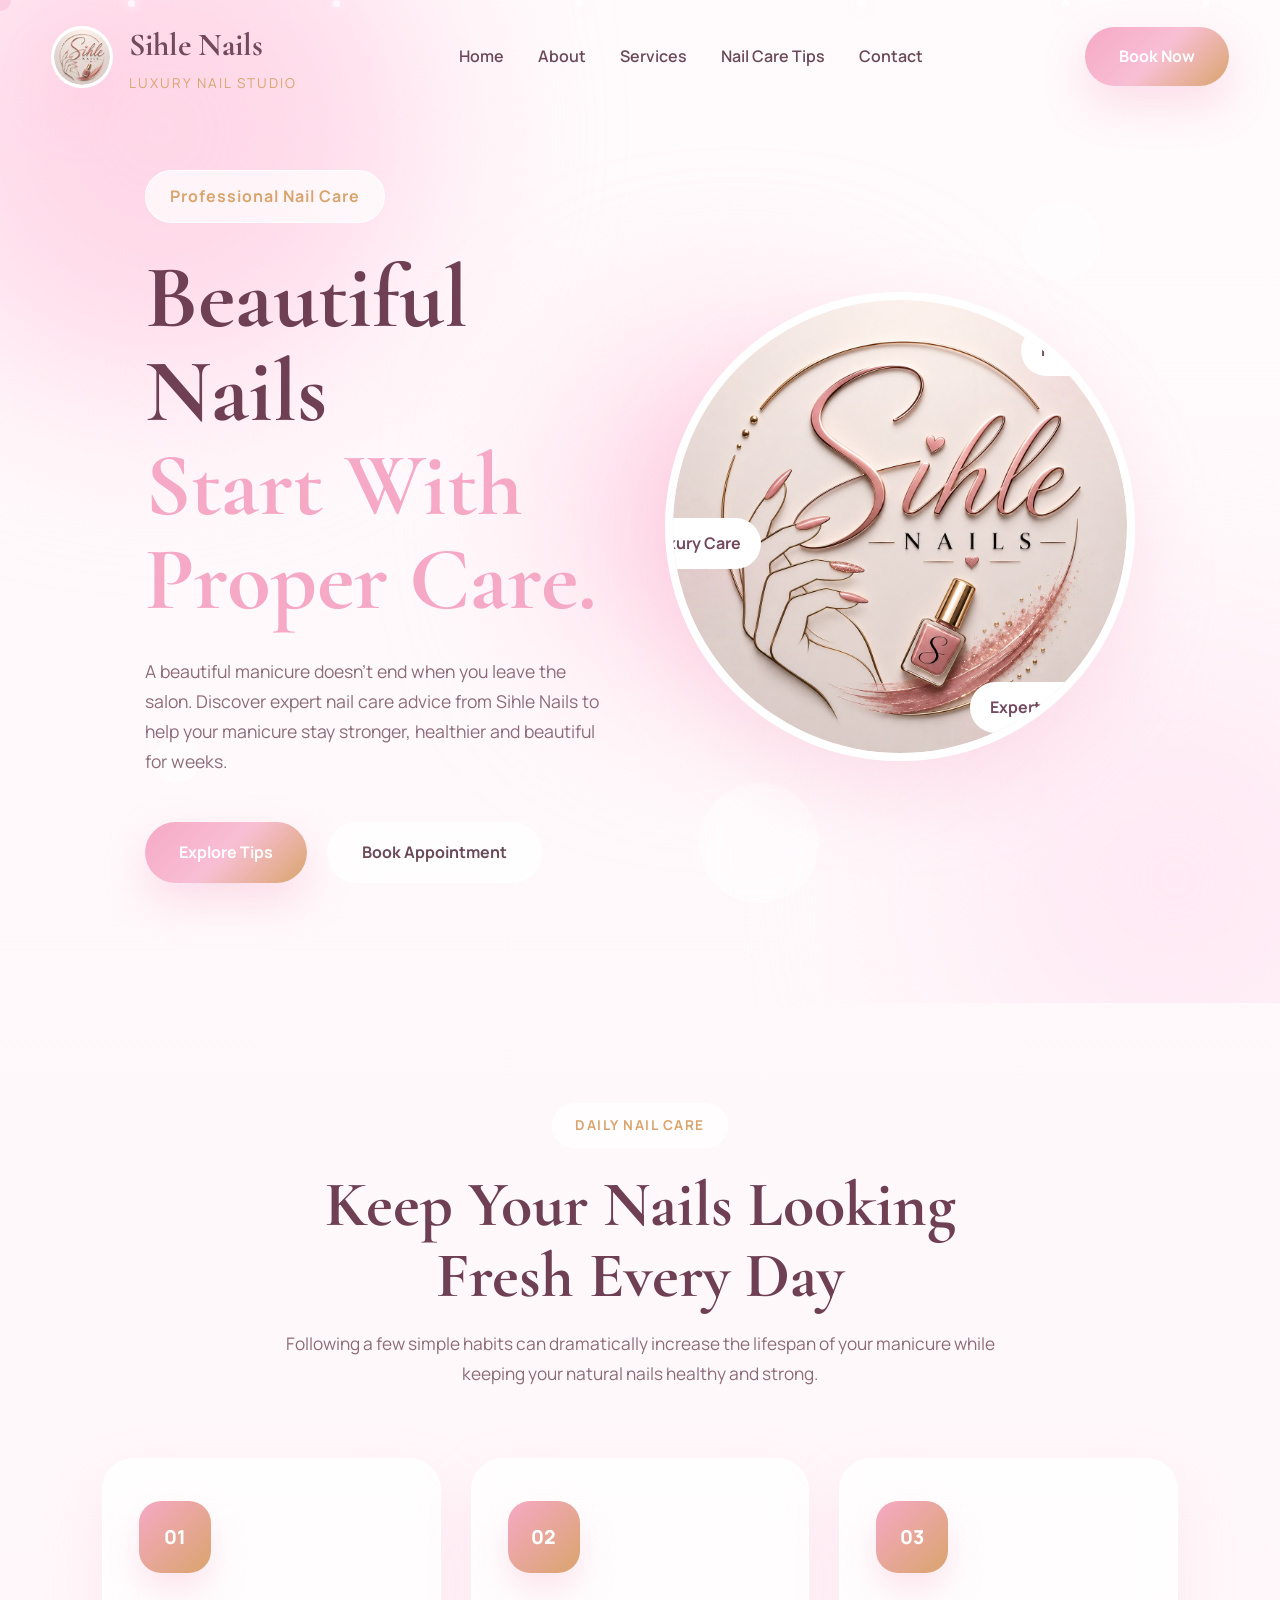
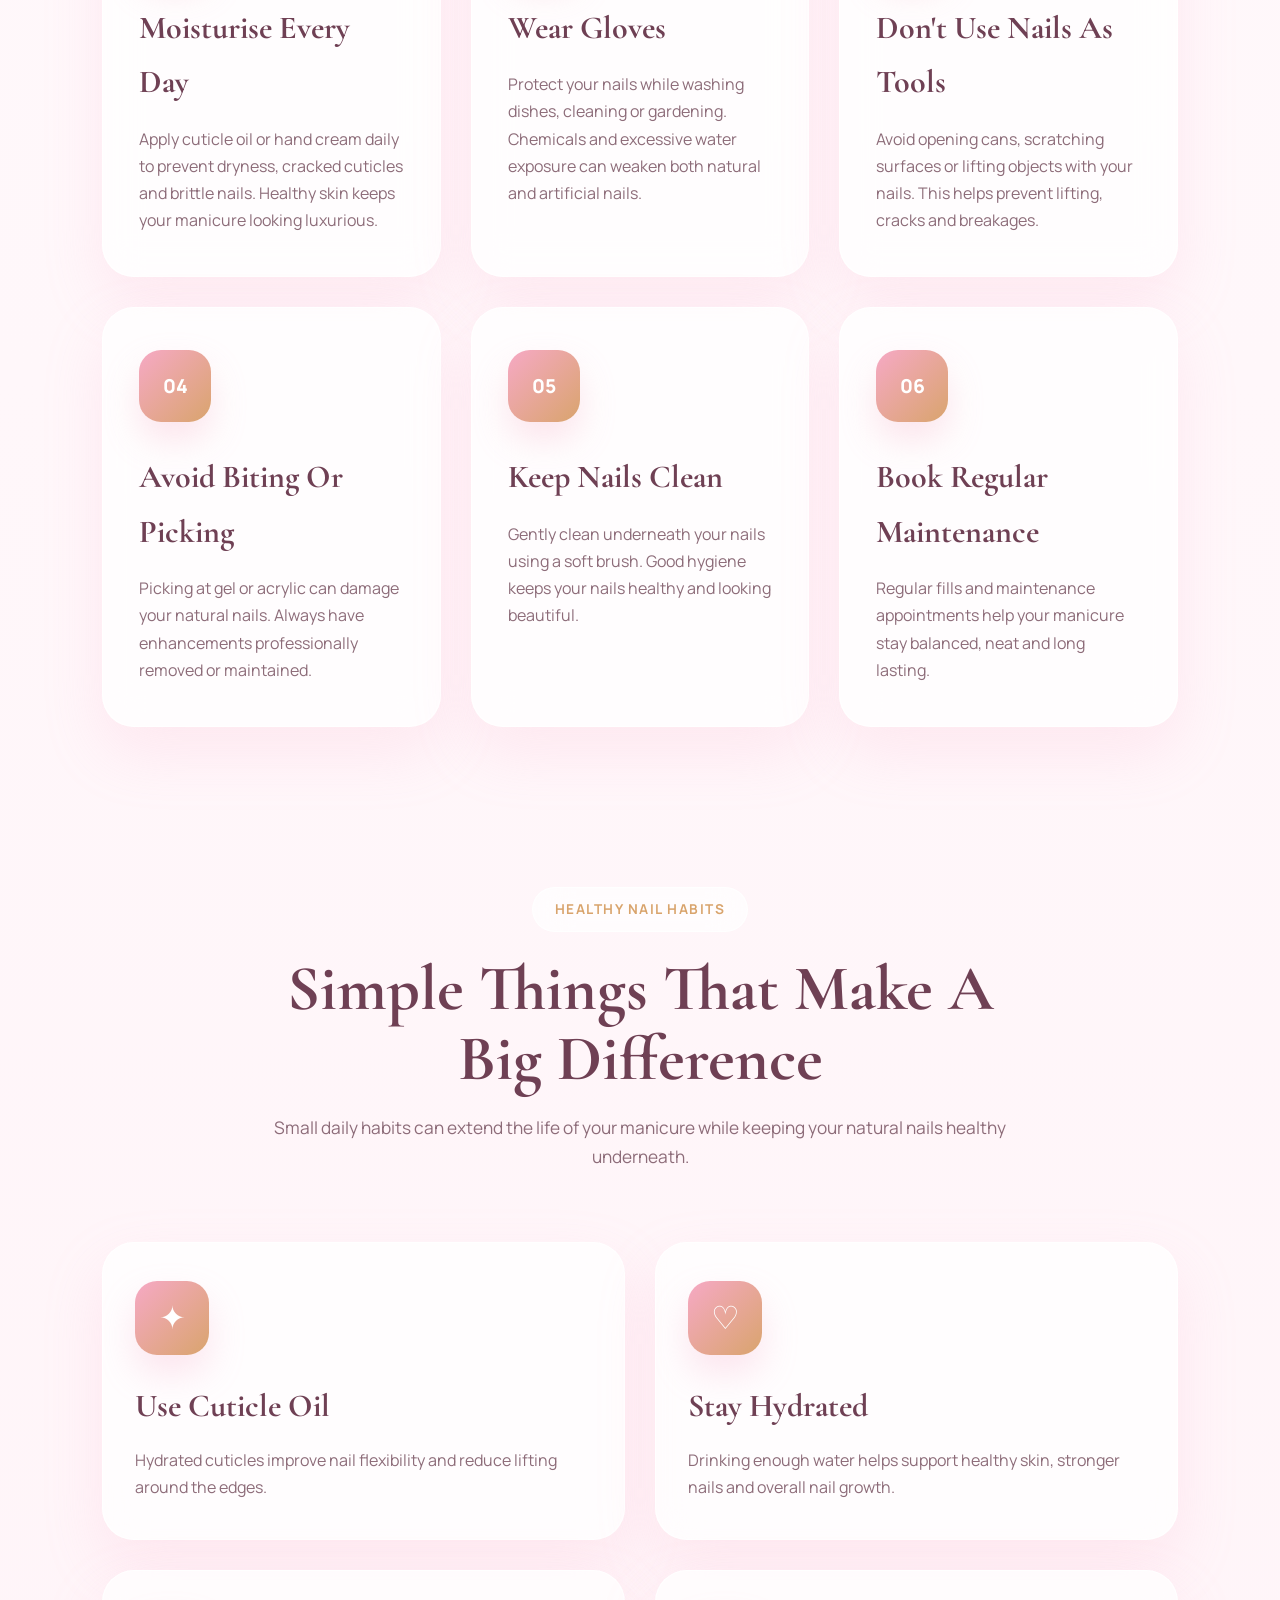
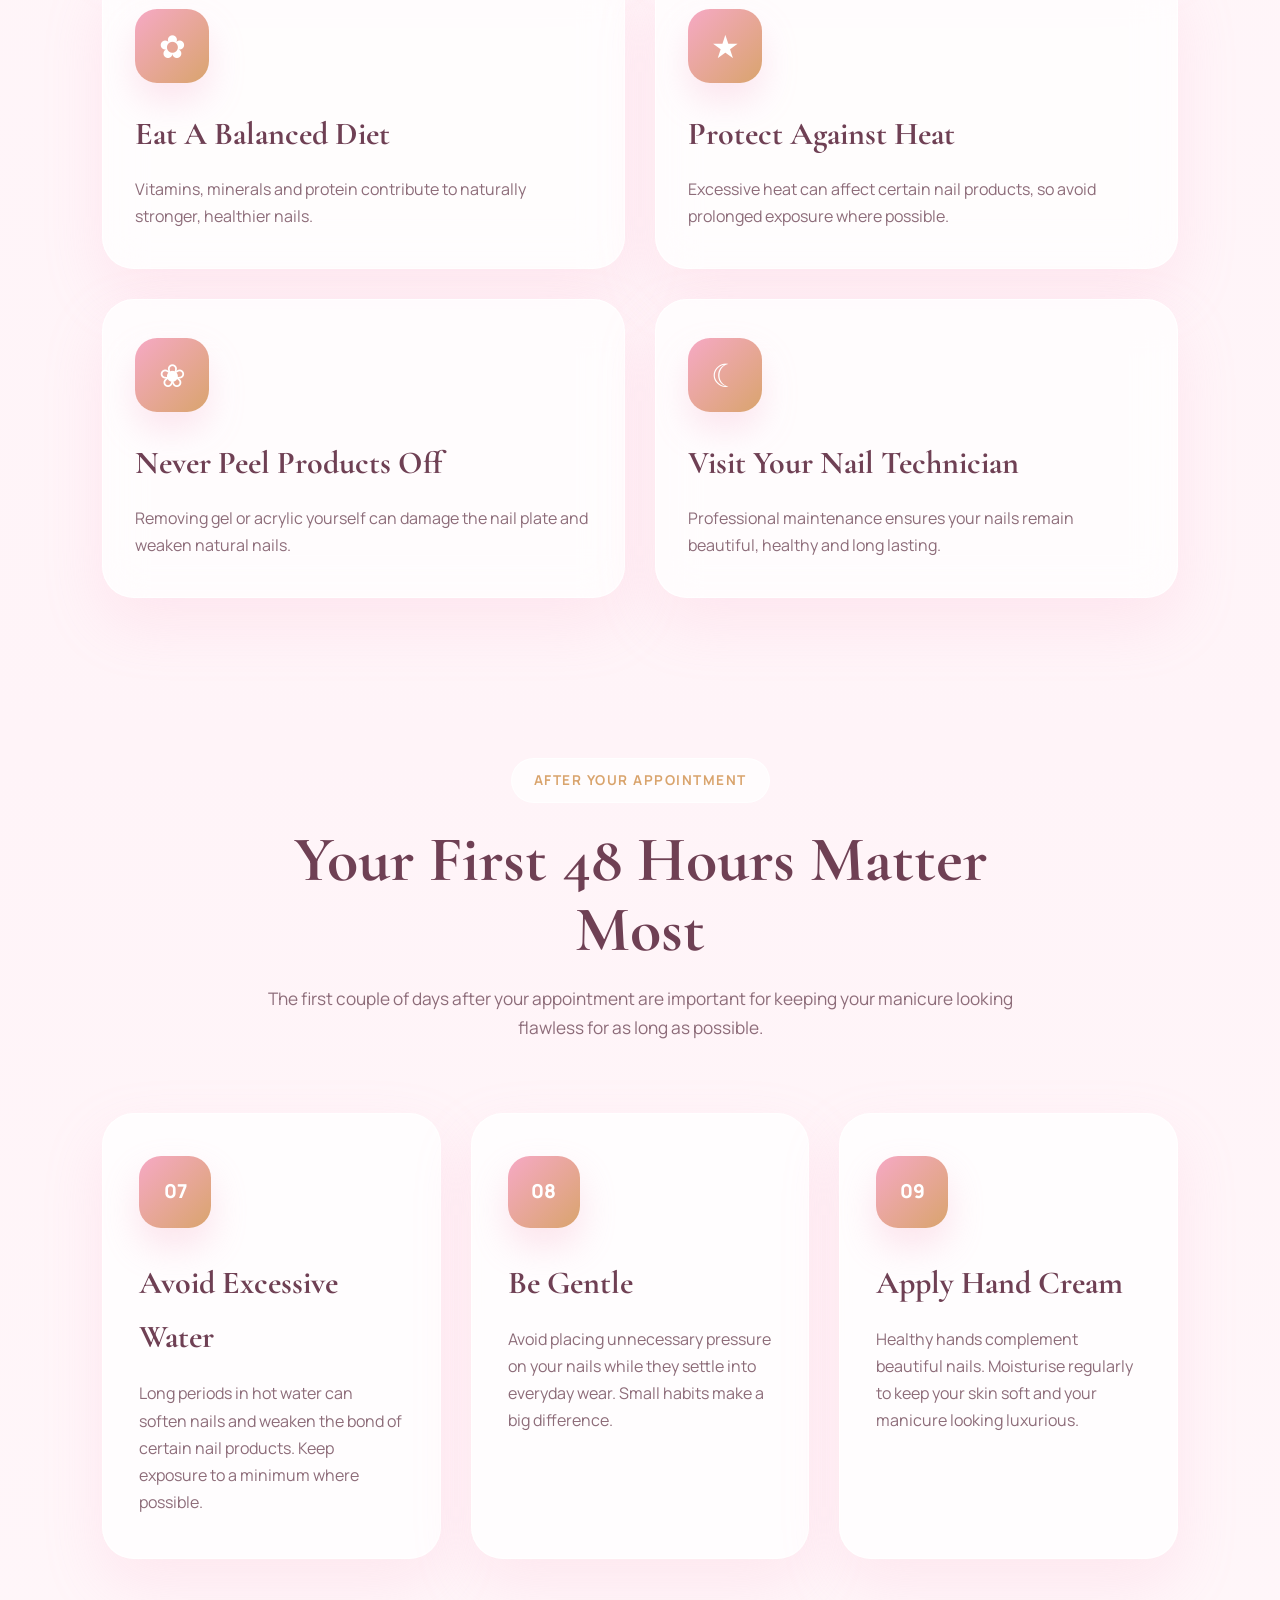
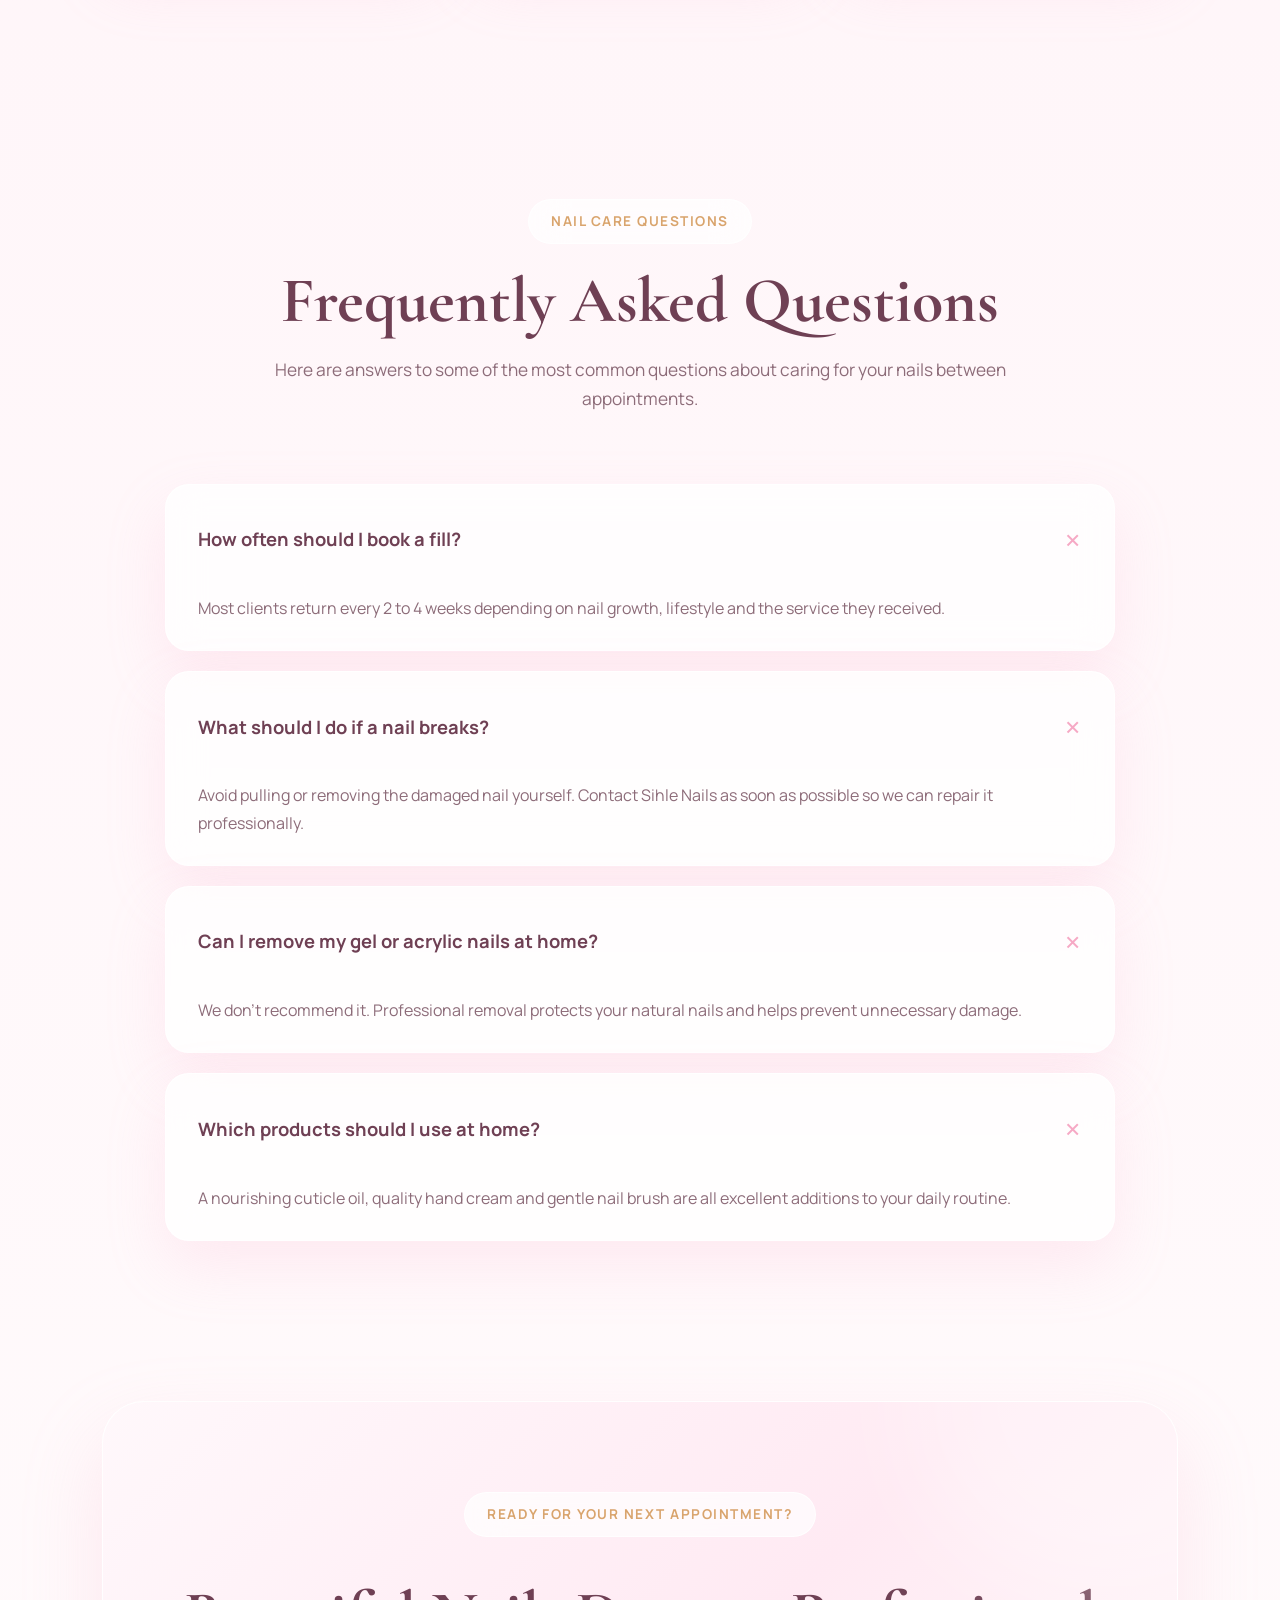
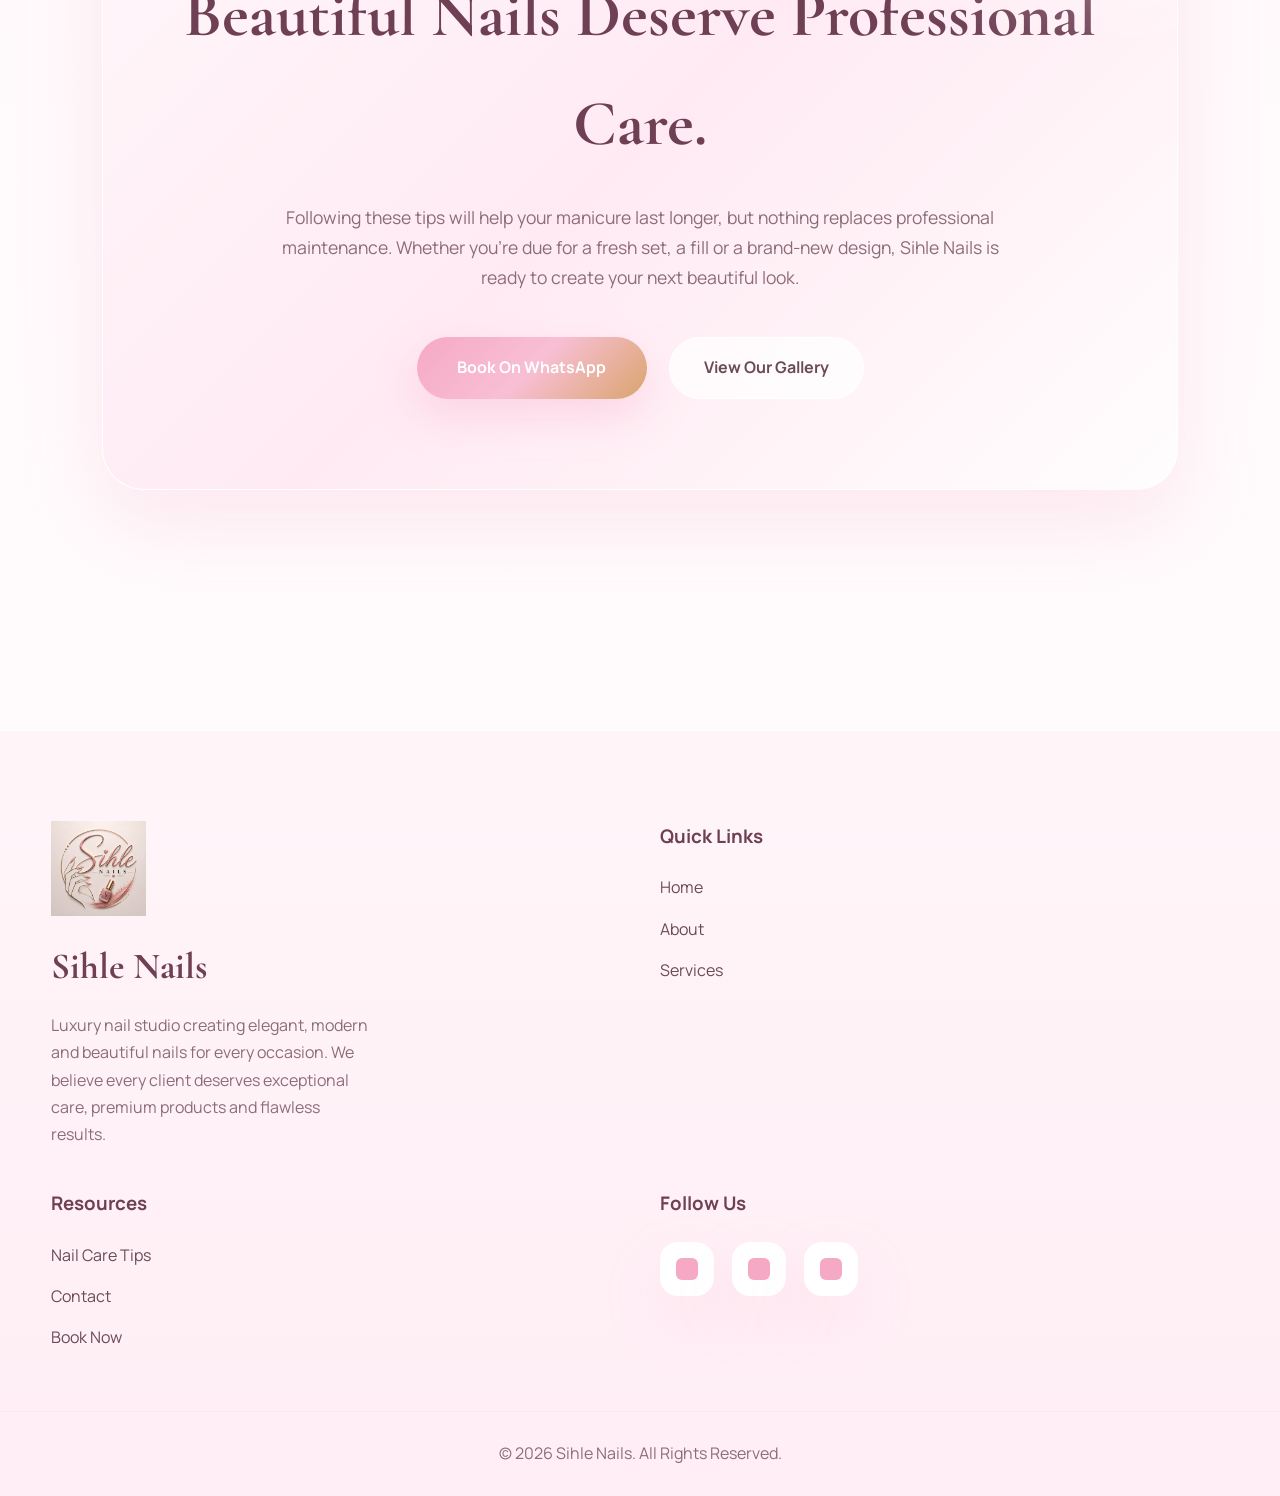
<file: nails.html>
<!DOCTYPE html>
<html lang="en">
<head>

<meta charset="UTF-8">
<meta name="viewport" content="width=device-width, initial-scale=1.0">

<meta name="description" content="Professional nail care tips from Sihle Nails. Learn how to keep your manicure looking beautiful and lasting longer.">

<title>Nail Care Tips | Sihle Nails</title>

<link rel="preconnect" href="https://fonts.googleapis.com">
<link rel="preconnect" href="https://fonts.gstatic.com" crossorigin>

<link href="https://fonts.googleapis.com/css2?family=Cormorant+Garamond:wght@400;500;600;700&family=Manrope:wght@300;400;500;600;700;800&display=swap" rel="stylesheet">

<link rel="stylesheet" href="style.css">

</head>

<body>

<div class="loader">
    <div class="loader-ring"></div>
</div>

<div class="cursor-glow"></div>

<div class="floating-sparkles">
    <span></span>
    <span></span>
    <span></span>
    <span></span>
    <span></span>
    <span></span>
</div>

<header class="header">

<nav class="navbar">

<div class="logo">

<div class="logo-image">
<img src="IMG-20260713-WA0044(1).jpg" alt="Sihle Nails Logo">
</div>

<div class="logo-text">
<h2>Sihle Nails</h2>
<p>Luxury Nail Studio</p>
</div>

</div>

<ul class="nav-links">

<li><a href="index.html">Home</a></li>

<li><a href="about.html">About</a></li>

<li><a href="services.html">Services</a></li>

<li><a href="nails.html">Nail Care Tips</a></li>

<li><a href="contact.html">Contact</a></li>

</ul>

<div class="nav-buttons">

<a href="https://wa.me/27697468630" class="book-btn">
Book Now
</a>

<button class="menu-btn">

<span></span>
<span></span>
<span></span>

</button>

</div>

</nav>

</header>

<main>

<section class="hero">

<div class="hero-background">

<div class="gradient-one"></div>
<div class="gradient-two"></div>
<div class="gradient-three"></div>

<div class="floating-circle circle-one"></div>
<div class="floating-circle circle-two"></div>
<div class="floating-circle circle-three"></div>

</div>

<div class="hero-container">

<div class="hero-content">

<span class="hero-badge">
Professional Nail Care
</span>

<h1>

Beautiful Nails

<span>Start With Proper Care.</span>

</h1>

<p>

A beautiful manicure doesn't end when you leave the salon. Discover expert nail care advice from Sihle Nails to help your manicure stay stronger, healthier and beautiful for weeks.

</p>

<div class="hero-buttons">

<a href="#tips" class="primary-btn">
Explore Tips
</a>

<a href="https://wa.me/27697468630" class="secondary-btn">
Book Appointment
</a>

</div>

</div>

<div class="hero-image">

<div class="hero-image-card">

<img src="IMG-20260713-WA0044(1).jpg" alt="Sihle Nails">

<div class="floating-badge badge-one">
Healthy Nails
</div>

<div class="floating-badge badge-two">
Luxury Care
</div>

<div class="floating-badge badge-three">
Expert Advice
</div>

</div>

</div>

</div>

</section>

<section class="tips-section" id="tips">

    <div class="section-header">

        <span class="section-tag">
            Daily Nail Care
        </span>

        <h2>
            Keep Your Nails Looking Fresh Every Day
        </h2>

        <p>
            Following a few simple habits can dramatically increase the lifespan of your manicure while keeping your natural nails healthy and strong.
        </p>

    </div>

    <div class="tips-grid">

        <article class="tip-card">

            <div class="tip-number">01</div>

            <h3>Moisturise Every Day</h3>

            <p>
                Apply cuticle oil or hand cream daily to prevent dryness, cracked cuticles and brittle nails. Healthy skin keeps your manicure looking luxurious.
            </p>

        </article>

        <article class="tip-card">

            <div class="tip-number">02</div>

            <h3>Wear Gloves</h3>

            <p>
                Protect your nails while washing dishes, cleaning or gardening. Chemicals and excessive water exposure can weaken both natural and artificial nails.
            </p>

        </article>

        <article class="tip-card">

            <div class="tip-number">03</div>

            <h3>Don't Use Nails As Tools</h3>

            <p>
                Avoid opening cans, scratching surfaces or lifting objects with your nails. This helps prevent lifting, cracks and breakages.
            </p>

        </article>

        <article class="tip-card">

            <div class="tip-number">04</div>

            <h3>Avoid Biting Or Picking</h3>

            <p>
                Picking at gel or acrylic can damage your natural nails. Always have enhancements professionally removed or maintained.
            </p>

        </article>

        <article class="tip-card">

            <div class="tip-number">05</div>

            <h3>Keep Nails Clean</h3>

            <p>
                Gently clean underneath your nails using a soft brush. Good hygiene keeps your nails healthy and looking beautiful.
            </p>

        </article>

        <article class="tip-card">

            <div class="tip-number">06</div>

            <h3>Book Regular Maintenance</h3>

            <p>
                Regular fills and maintenance appointments help your manicure stay balanced, neat and long lasting.
            </p>

        </article>

    </div>

</section>

<section class="why-us">

    <div class="section-header">

        <span class="section-tag">
            Healthy Nail Habits
        </span>

        <h2>
            Simple Things That Make A Big Difference
        </h2>

        <p>
            Small daily habits can extend the life of your manicure while keeping your natural nails healthy underneath.
        </p>

    </div>

    <div class="why-grid">

        <div class="why-card">

            <div class="why-icon">✦</div>

            <h3>Use Cuticle Oil</h3>

            <p>
                Hydrated cuticles improve nail flexibility and reduce lifting around the edges.
            </p>

        </div>

        <div class="why-card">

            <div class="why-icon">♡</div>

            <h3>Stay Hydrated</h3>

            <p>
                Drinking enough water helps support healthy skin, stronger nails and overall nail growth.
            </p>

        </div>

        <div class="why-card">

            <div class="why-icon">✿</div>

            <h3>Eat A Balanced Diet</h3>

            <p>
                Vitamins, minerals and protein contribute to naturally stronger, healthier nails.
            </p>

        </div>

        <div class="why-card">

            <div class="why-icon">★</div>

            <h3>Protect Against Heat</h3>

            <p>
                Excessive heat can affect certain nail products, so avoid prolonged exposure where possible.
            </p>

        </div>

        <div class="why-card">

            <div class="why-icon">❀</div>

            <h3>Never Peel Products Off</h3>

            <p>
                Removing gel or acrylic yourself can damage the nail plate and weaken natural nails.
            </p>

        </div>

        <div class="why-card">

            <div class="why-icon">☾</div>

            <h3>Visit Your Nail Technician</h3>

            <p>
                Professional maintenance ensures your nails remain beautiful, healthy and long lasting.
            </p>

        </div>

    </div>

</section>

<section class="tips-section">

    <div class="section-header">

        <span class="section-tag">
            After Your Appointment
        </span>

        <h2>
            Your First 48 Hours Matter Most
        </h2>

        <p>
            The first couple of days after your appointment are important for keeping your manicure looking flawless for as long as possible.
        </p>

    </div>

    <div class="tips-grid">

        <article class="tip-card">

            <div class="tip-number">
                07
            </div>

            <h3>Avoid Excessive Water</h3>

            <p>
                Long periods in hot water can soften nails and weaken the bond of certain nail products. Keep exposure to a minimum where possible.
            </p>

        </article>

        <article class="tip-card">

            <div class="tip-number">
                08
            </div>

            <h3>Be Gentle</h3>

            <p>
                Avoid placing unnecessary pressure on your nails while they settle into everyday wear. Small habits make a big difference.
            </p>

        </article>

        <article class="tip-card">

            <div class="tip-number">
                09
            </div>

            <h3>Apply Hand Cream</h3>

            <p>
                Healthy hands complement beautiful nails. Moisturise regularly to keep your skin soft and your manicure looking luxurious.
            </p>

        </article>

    </div>

</section>

<section class="faq-preview">

    <div class="section-header">

        <span class="section-tag">
            Nail Care Questions
        </span>

        <h2>
            Frequently Asked Questions
        </h2>

        <p>
            Here are answers to some of the most common questions about caring for your nails between appointments.
        </p>

    </div>

    <div class="faq-container">

        <div class="faq-item active">

            <div class="faq-question">

                <h3>
                    How often should I book a fill?
                </h3>

                <span class="faq-icon">+</span>

            </div>

            <div class="faq-answer">

                <p>
                    Most clients return every 2 to 4 weeks depending on nail growth, lifestyle and the service they received.
                </p>

            </div>

        </div>

        <div class="faq-item">

            <div class="faq-question">

                <h3>
                    What should I do if a nail breaks?
                </h3>

                <span class="faq-icon">+</span>

            </div>

            <div class="faq-answer">

                <p>
                    Avoid pulling or removing the damaged nail yourself. Contact Sihle Nails as soon as possible so we can repair it professionally.
                </p>

            </div>

        </div>

        <div class="faq-item">

            <div class="faq-question">

                <h3>
                    Can I remove my gel or acrylic nails at home?
                </h3>

                <span class="faq-icon">+</span>

            </div>

            <div class="faq-answer">

                <p>
                    We don't recommend it. Professional removal protects your natural nails and helps prevent unnecessary damage.
                </p>

            </div>

        </div>

        <div class="faq-item">

            <div class="faq-question">

                <h3>
                    Which products should I use at home?
                </h3>

                <span class="faq-icon">+</span>

            </div>

            <div class="faq-answer">

                <p>
                    A nourishing cuticle oil, quality hand cream and gentle nail brush are all excellent additions to your daily routine.
                </p>

            </div>

        </div>

    </div>

</section>

<section class="cta-section">

    <div class="cta-card">

        <span class="section-tag">
            Ready For Your Next Appointment?
        </span>

        <h2>
            Beautiful Nails Deserve Professional Care.
        </h2>

        <p>
            Following these tips will help your manicure last longer, but nothing replaces professional maintenance. Whether you're due for a fresh set, a fill or a brand-new design, Sihle Nails is ready to create your next beautiful look.
        </p>

        <div class="cta-buttons">

            <a href="https://wa.me/27697468630" class="primary-btn">
                Book On WhatsApp
            </a>

            <a href="gallery.html" class="secondary-btn">
                View Our Gallery
            </a>

        </div>

    </div>

</section>

</main>

<footer class="footer">

    <div class="footer-top">

        <div class="footer-brand">

            <img src="IMG-20260713-WA0044(1).jpg" alt="Sihle Nails Logo">

            <h2>Sihle Nails</h2>

            <p>
                Luxury nail studio creating elegant, modern and beautiful nails for every occasion. We believe every client deserves exceptional care, premium products and flawless results.
            </p>

        </div>

        <div class="footer-links">

            <h3>Quick Links</h3>

            <ul>

                <li><a href="index.html">Home</a></li>

                <li><a href="about.html">About</a></li>

                <li><a href="services.html">Services</a></li>

            </ul>

        </div>

        <div class="footer-links">

            <h3>Resources</h3>

            <ul>

                <li><a href="nails.html">Nail Care Tips</a></li>

                <li><a href="contact.html">Contact</a></li>

                <li><a href="https://wa.me/27697468630">Book Now</a></li>

            </ul>

        </div>

        <div class="footer-social">

            <h3>Follow Us</h3>

            <div class="social-icons">

                <a href="#" aria-label="Instagram">
                    <i class="social instagram"></i>
                </a>

                <a href="#" aria-label="Facebook">
                    <i class="social facebook"></i>
                </a>

                <a href="#" aria-label="TikTok">
                    <i class="social tiktok"></i>
                </a>

            </div>

        </div>

    </div>

    <div class="footer-bottom">

        <p>
            © 2026 Sihle Nails. All Rights Reserved.
        </p>

    </div>

</footer>

<button class="back-to-top" aria-label="Back to top">
    ↑
</button>

<script src="script.js"></script>

</body>
</html>
</file>
<file: style.css>
/*==================================================
  SIHLE NAILS
  Luxury Nail Studio
  style.css
==================================================*/

/*==============================
ROOT VARIABLES
==============================*/

:root{

    --primary:#f6a9c5;
    --primary-light:#ffd8e8;
    --primary-soft:#ffeaf2;
    --rose:#f8bfd4;
    --blush:#fff2f7;
    --white:#ffffff;

    --gold:#e8c98b;
    --rose-gold:#d9a46d;
    --champagne:#f7edd5;

    --text:#6b4a58;
    --text-light:#8d6c79;

    --border:rgba(255,255,255,.65);

    --shadow:
        0 25px 60px rgba(248,169,197,.18);

    --radius:28px;

    --transition:.45s ease;

}

/*==============================
RESET
==============================*/

*{
    margin:0;
    padding:0;
    box-sizing:border-box;
}

html{
    scroll-behavior:smooth;
}

body{

    font-family:'Manrope',sans-serif;
    color:var(--text);
    background:
    linear-gradient(
        180deg,
        #fffafc,
        #fff4f8,
        #fffdfd
    );

    overflow-x:hidden;
    line-height:1.7;

}

img{

    width:100%;
    display:block;

}

a{

    text-decoration:none;
    color:inherit;

}

ul{

    list-style:none;

}

section{

    padding:120px 8%;

    position:relative;

}

.section-header{

    max-width:760px;
    margin:auto;
    text-align:center;
    margin-bottom:70px;

}

.section-tag{

    display:inline-flex;

    align-items:center;

    gap:8px;

    padding:10px 22px;

    border-radius:999px;

    background:rgba(255,255,255,.7);

    backdrop-filter:blur(18px);

    color:var(--rose-gold);

    border:1px solid rgba(255,255,255,.8);

    font-size:.85rem;

    font-weight:700;

    letter-spacing:1.5px;

    text-transform:uppercase;

}

.section-header h2{

    margin-top:22px;

    font-family:'Cormorant Garamond',serif;

    font-size:clamp(2.8rem,5vw,4.8rem);

    font-weight:700;

    line-height:1.1;

    color:#6f4054;

}

.section-header p{

    margin-top:18px;

    font-size:1.08rem;

    color:var(--text-light);

}

/*==============================
LOADER
==============================*/

.loader{

    position:fixed;

    inset:0;

    background:white;

    display:flex;

    align-items:center;

    justify-content:center;

    z-index:99999;

}

.loader-ring{

    width:70px;

    height:70px;

    border-radius:50%;

    border:5px solid #ffe7f1;

    border-top-color:var(--primary);

    animation:spin 1s linear infinite;

}

@keyframes spin{

    to{

        transform:rotate(360deg);

    }

}

/*==============================
CUSTOM CURSOR
==============================*/

.cursor-glow{

    position:fixed;

    width:22px;
    height:22px;

    border-radius:50%;

    background:rgba(246,169,197,.35);

    backdrop-filter:blur(4px);

    pointer-events:none;

    transform:translate(-50%,-50%);

    z-index:9999;

    transition:
    transform .08s linear,
    width .25s ease,
    height .25s ease,
    opacity .25s ease;

}

/*==============================
FLOATING SPARKLES
==============================*/

.floating-sparkles{

    position:fixed;

    inset:0;

    overflow:hidden;

    pointer-events:none;

    z-index:1;

}

.floating-sparkles span{

    position:absolute;

    width:7px;
    height:7px;

    border-radius:50%;

    background:white;

    box-shadow:
    0 0 10px #ffffff,
    0 0 25px #ffd6e7,
    0 0 45px #ffd6e7;

    animation:floatSparkle linear infinite;

    opacity:.75;

}

.floating-sparkles span:nth-child(1){

    left:10%;
    animation-duration:15s;
    animation-delay:0s;

}

.floating-sparkles span:nth-child(2){

    left:26%;
    animation-duration:18s;
    animation-delay:4s;

}

.floating-sparkles span:nth-child(3){

    left:45%;
    animation-duration:12s;
    animation-delay:2s;

}

.floating-sparkles span:nth-child(4){

    left:67%;
    animation-duration:19s;
    animation-delay:6s;

}

.floating-sparkles span:nth-child(5){

    left:83%;
    animation-duration:16s;
    animation-delay:3s;

}

.floating-sparkles span:nth-child(6){

    left:94%;
    animation-duration:21s;
    animation-delay:8s;

}

@keyframes floatSparkle{

    0%{

        transform:
        translateY(105vh)
        scale(.4);

        opacity:0;

    }

    15%{

        opacity:1;

    }

    85%{

        opacity:1;

    }

    100%{

        transform:
        translateY(-15vh)
        scale(1.3);

        opacity:0;

    }

}

/*==============================
HEADER
==============================*/

.header{

    position:fixed;

    top:0;
    left:0;

    width:100%;

    z-index:1000;

    transition:var(--transition);

}

.header.scrolled{

    backdrop-filter:blur(18px);

    background:rgba(255,255,255,.75);

    box-shadow:0 12px 35px rgba(0,0,0,.05);

}

.navbar{

    width:min(1400px,92%);

    margin:auto;

    display:flex;

    align-items:center;

    justify-content:space-between;

    padding:18px 0;

}

.logo{

    display:flex;

    align-items:center;

    gap:16px;

}

.logo-image{

    width:62px;
    height:62px;

    border-radius:50%;

    overflow:hidden;

    background:white;

    display:flex;
    align-items:center;
    justify-content:center;

    border:3px solid rgba(255,255,255,.9);

    box-shadow:var(--shadow);

}

.logo-image img{

    width:100%;
    height:100%;

    object-fit:cover;

    border-radius:50%;

}

.logo-text h2{

    font-family:'Cormorant Garamond',serif;

    font-size:2rem;

    color:#73495d;

}

.logo-text p{

    font-size:.85rem;

    letter-spacing:2px;

    color:var(--rose-gold);

    text-transform:uppercase;

}

.nav-links{

    display:flex;

    align-items:center;

    gap:34px;

}

.nav-links a{

    position:relative;

    font-weight:600;

    transition:var(--transition);

}

.nav-links a:hover{

    color:var(--primary);

}

.nav-links a::after{

    content:"";

    position:absolute;

    left:0;
    bottom:-7px;

    width:0;

    height:2px;

    background:linear-gradient(
    90deg,
    var(--primary),
    var(--rose-gold)
    );

    transition:.35s;

}

.nav-links a:hover::after{

    width:100%;

}

/*==============================
NAVIGATION BUTTONS
==============================*/

.nav-buttons{

    display:flex;
    align-items:center;
    gap:18px;

}

.book-btn,
.primary-btn,
.secondary-btn{

    position:relative;

    display:inline-flex;

    align-items:center;
    justify-content:center;

    overflow:hidden;

    cursor:pointer;

    transition:var(--transition);

    font-weight:700;

    border-radius:999px;

}

.book-btn,
.primary-btn{

    padding:16px 34px;

    color:white;

    background:
    linear-gradient(
        135deg,
        var(--primary),
        var(--rose),
        var(--rose-gold)
    );

    box-shadow:
    0 18px 40px rgba(246,169,197,.35);

}

.secondary-btn{

    padding:16px 34px;

    color:var(--text);

    background:rgba(255,255,255,.72);

    border:1px solid rgba(255,255,255,.85);

    backdrop-filter:blur(20px);

}

.book-btn::before,
.primary-btn::before,
.secondary-btn::before{

    content:"";

    position:absolute;

    top:0;
    left:-130%;

    width:60%;
    height:100%;

    background:
    linear-gradient(
        90deg,
        transparent,
        rgba(255,255,255,.85),
        transparent
    );

    transform:skewX(-25deg);

    transition:.8s;

}

.book-btn:hover::before,
.primary-btn:hover::before,
.secondary-btn:hover::before{

    left:170%;

}

.book-btn:hover,
.primary-btn:hover{

    transform:translateY(-6px);

    box-shadow:
    0 28px 55px rgba(246,169,197,.45);

}

.secondary-btn:hover{

    transform:translateY(-5px);

    background:white;

}

.menu-btn{

    display:none;

    width:54px;
    height:54px;

    border:none;

    cursor:pointer;

    border-radius:18px;

    background:white;

    box-shadow:var(--shadow);

    align-items:center;
    justify-content:center;

    flex-direction:column;

    gap:6px;

}

.menu-btn span{

    width:24px;
    height:2px;

    border-radius:20px;

    background:var(--text);

    transition:.35s;

}

/*==============================
HERO
==============================*/

.hero{

    min-height:100vh;

    display:flex;

    align-items:center;

    overflow:hidden;

    padding-top:170px;

}

.hero-background{

    position:absolute;

    inset:0;

    overflow:hidden;

    z-index:-2;

}

.gradient-one,
.gradient-two,
.gradient-three{

    position:absolute;

    border-radius:50%;

    filter:blur(90px);

    animation:floatGradient 12s ease-in-out infinite;

}

.gradient-one{

    width:520px;
    height:520px;

    background:#ffd8e8;

    top:-130px;
    left:-100px;

}

.gradient-two{

    width:450px;
    height:450px;

    background:#ffeaf4;

    bottom:-100px;
    right:-120px;

    animation-delay:3s;

}

.gradient-three{

    width:320px;
    height:320px;

    background:#ffd1e3;

    top:35%;
    left:45%;

    animation-delay:6s;

}

@keyframes floatGradient{

    0%,100%{

        transform:translateY(0) scale(1);

    }

    50%{

        transform:translateY(-35px) scale(1.08);

    }

}

.floating-circle{

    position:absolute;

    border-radius:50%;

    background:rgba(255,255,255,.45);

    backdrop-filter:blur(14px);

    animation:floatCircle 8s ease-in-out infinite;

}

.circle-one{

    width:80px;
    height:80px;

    top:20%;
    right:14%;

}

.circle-two{

    width:46px;
    height:46px;

    left:12%;
    bottom:22%;

    animation-delay:2s;

}

.circle-three{

    width:120px;
    height:120px;

    right:36%;
    bottom:10%;

    animation-delay:4s;

}

@keyframes floatCircle{

    50%{

        transform:translateY(-18px);

    }

}

/*==============================
HERO CONTENT
==============================*/

.hero-container{

    width:min(1400px,92%);

    margin:auto;

    display:grid;

    grid-template-columns:1.1fr .9fr;

    align-items:center;

    gap:70px;

}

.hero-content{

    position:relative;

    z-index:2;

}

.hero-badge{

    display:inline-flex;

    align-items:center;

    gap:10px;

    padding:12px 24px;

    border-radius:999px;

    background:rgba(255,255,255,.72);

    backdrop-filter:blur(18px);

    border:1px solid rgba(255,255,255,.85);

    color:var(--rose-gold);

    font-weight:700;

    letter-spacing:1px;

    margin-bottom:28px;

}

.hero-content h1{

    font-family:'Cormorant Garamond',serif;

    font-size:clamp(3.7rem,7vw,6.4rem);

    line-height:1.05;

    color:#6f4054;

}

.hero-content h1 span{

    display:block;

    color:var(--primary);

}

.hero-content p{

    margin-top:30px;

    max-width:650px;

    font-size:1.1rem;

    color:var(--text-light);

}

.hero-info{

    margin-top:45px;

    display:grid;

    grid-template-columns:repeat(3,1fr);

    gap:22px;

}

.info-card{

    padding:28px 22px;

    border-radius:var(--radius);

    background:rgba(255,255,255,.72);

    backdrop-filter:blur(18px);

    border:1px solid rgba(255,255,255,.85);

    box-shadow:var(--shadow);

    transition:var(--transition);

}

.info-card:hover{

    transform:translateY(-10px);

}

.info-card h3{

    font-size:.85rem;

    color:var(--rose-gold);

    text-transform:uppercase;

    letter-spacing:1px;

}

.info-card h2{

    margin:10px 0;

    font-family:'Cormorant Garamond',serif;

    font-size:2rem;

    color:#6f4054;

}

.info-card p{

    margin:0;

    font-size:.95rem;

}

.hero-buttons{

    display:flex;

    gap:20px;

    margin-top:45px;

    flex-wrap:wrap;

}

/*==============================
HERO IMAGE
==============================*/

.hero-image{

    display:flex;

    justify-content:center;

    position:relative;

}

.hero-image-card{

    position:relative;

    width:min(470px,100%);
    aspect-ratio:1;

    border-radius:50%;
    overflow:hidden;

    padding:0;

    background:
    linear-gradient(
        180deg,
        rgba(255,255,255,.78),
        rgba(255,255,255,.55)
    );

    backdrop-filter:blur(25px);

    border:8px solid rgba(255,255,255,.9);

    box-shadow:
    0 35px 80px rgba(246,169,197,.28);

    animation:floatCard 6s ease-in-out infinite;

}

.hero-image-card img{

    width:100%;
    height:100%;

    object-fit:cover;
    border-radius:50%;

      }

@keyframes floatCard{

    50%{

        transform:translateY(-16px);

    }

}

.floating-badge{

    position:absolute;

    padding:12px 20px;

    border-radius:999px;

    background:white;

    box-shadow:var(--shadow);

    font-weight:700;

    color:#73495d;

    animation:badgeFloat 5s ease-in-out infinite;

}

.badge-one{

    top:25px;
    right:-35px;

}

.badge-two{

    left:-45px;
    top:48%;

    animation-delay:1.5s;

}

.badge-three{

    right:10px;
    bottom:20px;

    animation-delay:3s;

}

@keyframes badgeFloat{

    50%{

        transform:translateY(-10px);

    }

}

.scroll-indicator{

    position:absolute;

    left:50%;
    bottom:35px;

    transform:translateX(-50%);

    display:flex;

    flex-direction:column;

    align-items:center;

    gap:12px;

    color:var(--rose-gold);

}

.scroll-indicator span{

    width:2px;

    height:55px;

    background:
    linear-gradient(
        var(--primary),
        transparent
    );

    animation:scrollMove 2s infinite;

}

@keyframes scrollMove{

    0%{

        transform:scaleY(.3);

        opacity:.3;

    }

    50%{

        transform:scaleY(1);

        opacity:1;

    }

    100%{

        transform:scaleY(.3);

        opacity:.3;

    }

}

/*==============================
FEATURED SERVICES
==============================*/

.services-grid{

    display:grid;

    grid-template-columns:repeat(4,1fr);

    gap:30px;

}

.service-card{

    position:relative;

    overflow:hidden;

    padding:42px 34px;

    border-radius:32px;

    background:rgba(255,255,255,.75);

    backdrop-filter:blur(18px);

    border:1px solid rgba(255,255,255,.85);

    box-shadow:var(--shadow);

    transition:var(--transition);

}

.service-card::before{

    content:"";

    position:absolute;

    inset:0;

    background:
    linear-gradient(
        180deg,
        transparent,
        rgba(246,169,197,.08)
    );

    opacity:0;

    transition:.45s;

}

.service-card:hover{

    transform:translateY(-12px);

}

.service-card:hover::before{

    opacity:1;

}

.service-card.featured{

    border:2px solid rgba(232,201,139,.55);

}

.service-icon{

    width:72px;
    height:72px;

    border-radius:22px;

    display:flex;

    align-items:center;
    justify-content:center;

    margin-bottom:28px;

    font-size:2rem;

    color:white;

    background:
    linear-gradient(
        135deg,
        var(--primary),
        var(--rose-gold)
    );

    box-shadow:
    0 18px 35px rgba(246,169,197,.3);

}

.service-card h3{

    font-family:'Cormorant Garamond',serif;

    font-size:2rem;

    margin-bottom:15px;

    color:#6f4054;

}

.service-card p{

    color:var(--text-light);

    margin-bottom:30px;

}

.service-card a{

    font-weight:700;

    color:var(--primary);

}

/*==============================
GALLERY
==============================*/

.gallery-layout{

    display:grid;

    grid-template-columns:repeat(4,1fr);

    grid-auto-rows:minmax(220px,320px);

    gap:24px;

}

.gallery-item{

    position:relative;

    overflow:hidden;

    border-radius:30px;

    cursor:pointer;

    background:white;

    box-shadow:var(--shadow);

}

.gallery-item.large{

    grid-column:span 2;

}

.gallery-item.tall{

    grid-row:span 2;

}

.gallery-item.wide{

    grid-column:span 2;

}

.gallery-item img{

    width:100%;
    height:100%;

    object-fit:cover;

    transition:.7s;

}

.gallery-overlay{

    position:absolute;

    inset:0;

    display:flex;

    align-items:flex-end;

    padding:28px;

    color:white;

    background:
    linear-gradient(
        transparent,
        rgba(0,0,0,.35)
    );

    opacity:0;

    transition:.45s;

}

.gallery-overlay span{

    font-weight:700;

    letter-spacing:1px;

}

.gallery-item:hover img{

    transform:scale(1.12);

}

.gallery-item:hover .gallery-overlay{

    opacity:1;

}

.section-button{

    display:flex;

    justify-content:center;

    margin-top:55px;

}

/*==============================
WHY CHOOSE US
==============================*/

.why-grid{

    display:grid;

    grid-template-columns:repeat(3,1fr);

    gap:30px;

}

.why-card{

    position:relative;

    overflow:hidden;

    padding:38px 32px;

    border-radius:32px;

    background:rgba(255,255,255,.75);

    backdrop-filter:blur(20px);

    border:1px solid rgba(255,255,255,.9);

    box-shadow:var(--shadow);

    transition:var(--transition);

}

.why-card::after{

    content:"";

    position:absolute;

    inset:0;

    background:
    linear-gradient(
        180deg,
        transparent,
        rgba(246,169,197,.08)
    );

    opacity:0;

    transition:.4s;

}

.why-card:hover{

    transform:translateY(-12px);

}

.why-card:hover::after{

    opacity:1;

}

.why-icon{

    width:74px;
    height:74px;

    display:flex;

    align-items:center;
    justify-content:center;

    border-radius:22px;

    margin-bottom:24px;

    font-size:2rem;

    color:white;

    background:
    linear-gradient(
        135deg,
        var(--primary),
        var(--rose-gold)
    );

    box-shadow:
    0 18px 35px rgba(246,169,197,.28);

}

.why-card h3{

    font-family:'Cormorant Garamond',serif;

    font-size:2rem;

    margin-bottom:14px;

    color:#6f4054;

}

.why-card p{

    color:var(--text-light);

}

/*==============================
PRICING
==============================*/

.pricing-grid{

    display:grid;

    grid-template-columns:repeat(3,1fr);

    gap:35px;

}

.price-card{

    position:relative;

    overflow:hidden;

    text-align:center;

    padding:55px 36px;

    border-radius:34px;

    background:rgba(255,255,255,.8);

    backdrop-filter:blur(20px);

    border:1px solid rgba(255,255,255,.85);

    box-shadow:var(--shadow);

    transition:var(--transition);

}

.price-card:hover{

    transform:translateY(-14px);

}

.featured-price{

    transform:scale(1.05);

    border:2px solid var(--gold);

    box-shadow:
    0 30px 60px rgba(232,201,139,.28);

}

.featured-price:hover{

    transform:scale(1.05) translateY(-14px);

}

.price-label,
.popular-tag{

    display:inline-block;

    padding:10px 20px;

    border-radius:999px;

    font-size:.8rem;

    font-weight:700;

    letter-spacing:1px;

    text-transform:uppercase;

    margin-bottom:24px;

}

.price-label{

    color:var(--rose-gold);

    background:var(--blush);

}

.popular-tag{

    color:white;

    background:
    linear-gradient(
        135deg,
        var(--primary),
        var(--rose-gold)
    );

}

.price-card h3{

    font-family:'Cormorant Garamond',serif;

    font-size:2rem;

    color:#6f4054;

}

.price-card h2{

    margin:22px 0;

    font-size:2.7rem;

    color:var(--primary);

}

.price-card ul{

    display:flex;

    flex-direction:column;

    gap:16px;

    margin-bottom:40px;

}

.price-card li{

    color:var(--text-light);

}

/*==============================
TESTIMONIALS
==============================*/

.testimonial-slider{

    position:relative;

    overflow:hidden;

}

.testimonial-track{

    display:flex;

    gap:30px;

    transition:transform .7s ease;

}

.testimonial-card{

    min-width:100%;

    position:relative;

    text-align:center;

    padding:70px 45px;

    border-radius:36px;

    background:rgba(255,255,255,.78);

    backdrop-filter:blur(20px);

    border:1px solid rgba(255,255,255,.9);

    box-shadow:var(--shadow);

}

.quote-mark{

    position:absolute;

    top:25px;
    left:40px;

    font-family:'Cormorant Garamond',serif;

    font-size:6rem;

    line-height:1;

    color:rgba(246,169,197,.22);

}

.stars{

    margin-bottom:30px;

    font-size:1.4rem;

    letter-spacing:5px;

    color:var(--gold);

}

.testimonial-card p{

    max-width:720px;

    margin:auto;

    font-size:1.1rem;

    color:var(--text-light);

}

.client-info{

    margin-top:35px;

}

.client-info h4{

    font-size:1.3rem;

    color:#6f4054;

}

.client-info span{

    color:var(--rose-gold);

}

.testimonial-dots{

    display:flex;

    justify-content:center;

    gap:12px;

    margin-top:35px;

}

.dot{

    width:13px;
    height:13px;

    border:none;

    border-radius:50%;

    cursor:pointer;

    background:#f7cadb;

    transition:.35s;

}

.dot.active{

    width:40px;

    border-radius:999px;

    background:var(--primary);

}

/*==============================
FAQ
==============================*/

.faq-container{

    max-width:950px;

    margin:auto;

    display:flex;

    flex-direction:column;

    gap:20px;

}

.faq-item{

    border-radius:24px;

    overflow:hidden;

    background:rgba(255,255,255,.78);

    backdrop-filter:blur(18px);

    border:1px solid rgba(255,255,255,.9);

    box-shadow:var(--shadow);

}

.faq-question{

    display:flex;

    justify-content:space-between;

    align-items:center;

    padding:28px 32px;

    cursor:pointer;

}

.faq-question h3{

    font-size:1.15rem;

    color:#6f4054;

}

.faq-icon{

    font-size:2rem;

    color:var(--primary);

    transition:.35s;

}

.faq-answer{

    max-height:0;

    overflow:hidden;

    transition:max-height .45s ease;

}

.faq-answer p{

    padding:0 32px 28px;

    color:var(--text-light);

}

.faq-item.active .faq-answer{

    max-height:220px;

}

.faq-item.active .faq-icon{

    transform:rotate(45deg);

}

/*==============================
NAIL CARE TIPS
==============================*/

.tips-grid{

    display:grid;

    grid-template-columns:repeat(3,1fr);

    gap:30px;

}

.tip-card{

    position:relative;

    overflow:hidden;

    padding:42px 36px;

    border-radius:32px;

    background:rgba(255,255,255,.78);

    backdrop-filter:blur(18px);

    border:1px solid rgba(255,255,255,.9);

    box-shadow:var(--shadow);

    transition:var(--transition);

}

.tip-card:hover{

    transform:translateY(-12px);

}

.tip-number{

    width:72px;
    height:72px;

    display:flex;

    align-items:center;
    justify-content:center;

    margin-bottom:28px;

    border-radius:22px;

    color:white;

    font-weight:800;

    font-size:1.2rem;

    background:
    linear-gradient(
        135deg,
        var(--primary),
        var(--rose-gold)
    );

    box-shadow:
    0 18px 35px rgba(246,169,197,.3);

}

.tip-card h3{

    font-family:'Cormorant Garamond',serif;

    font-size:2rem;

    margin-bottom:16px;

    color:#6f4054;

}

.tip-card p{

    color:var(--text-light);

}

/*==============================
CONTACT
==============================*/

.contact-wrapper{

    display:grid;

    grid-template-columns:.95fr 1.05fr;

    gap:35px;

    align-items:stretch;

}

.contact-card,
.map-card{

    border-radius:34px;

    background:rgba(255,255,255,.8);

    backdrop-filter:blur(20px);

    border:1px solid rgba(255,255,255,.9);

    box-shadow:var(--shadow);

}

.contact-card{

    padding:45px;

    display:flex;

    flex-direction:column;

    gap:28px;

}

.contact-item{

    display:flex;

    align-items:flex-start;

    gap:20px;

}

.contact-icon{

    width:62px;
    height:62px;

    display:flex;

    align-items:center;
    justify-content:center;

    border-radius:18px;

    background:
    linear-gradient(
        135deg,
        var(--primary),
        var(--rose-gold)
    );

    color:white;

    font-size:1.4rem;

    box-shadow:
    0 16px 32px rgba(246,169,197,.3);

}

.contact-item h3{

    margin-bottom:8px;

    color:#6f4054;

}

.contact-item p{

    color:var(--text-light);

}

.whatsapp-btn{

    margin-top:12px;

}

.map-card{

    padding:18px;

}

.map-placeholder{

    width:100%;
    height:100%;

    min-height:420px;

    border-radius:26px;

    display:flex;

    flex-direction:column;

    align-items:center;
    justify-content:center;

    background:
    linear-gradient(
        135deg,
        #fff7fa,
        #ffe8f2
    );

    border:2px dashed rgba(246,169,197,.45);

}

.map-placeholder h3{

    font-family:'Cormorant Garamond',serif;

    font-size:2rem;

    margin-bottom:10px;

    color:#6f4054;

}

.map-placeholder p{

    color:var(--text-light);

    text-align:center;

    max-width:300px;

}

/*==============================
CALL TO ACTION
==============================*/

.cta-section{

    padding-top:40px;

}

.cta-card{

    position:relative;

    overflow:hidden;

    text-align:center;

    padding:90px 60px;

    border-radius:42px;

    background:
    linear-gradient(
        135deg,
        #fff8fb,
        #ffeaf3,
        #fffdfd
    );

    border:1px solid rgba(255,255,255,.95);

    box-shadow:
    0 35px 80px rgba(246,169,197,.22);

}

.cta-card::before{

    content:"";

    position:absolute;

    width:420px;
    height:420px;

    top:-220px;
    right:-150px;

    border-radius:50%;

    background:rgba(255,255,255,.35);

    filter:blur(50px);

}

.cta-card h2{

    margin:24px 0;

    font-family:'Cormorant Garamond',serif;

    font-size:clamp(2.8rem,5vw,4.5rem);

    color:#6f4054;

}

.cta-card p{

    max-width:720px;

    margin:0 auto;

    color:var(--text-light);

    font-size:1.1rem;

}

.cta-buttons{

    display:flex;

    justify-content:center;

    gap:22px;

    flex-wrap:wrap;

    margin-top:45px;

}

/*==============================
FOOTER
==============================*/

.footer{

    margin-top:120px;

    background:
    linear-gradient(
        180deg,
        #fff5f9,
        #ffeef5
    );

    border-top:1px solid rgba(255,255,255,.9);

}

.footer-top{

    width:min(1400px,92%);

    margin:auto;

    padding:90px 0 60px;

    display:grid;

    grid-template-columns:2fr 1fr 1fr 1fr;

    gap:40px;

}

.footer-brand img{

    width:95px;

    margin-bottom:20px;

}

.footer-brand h2{

    font-family:'Cormorant Garamond',serif;

    font-size:2.3rem;

    color:#6f4054;

    margin-bottom:14px;

}

.footer-brand p{

    max-width:320px;

    color:var(--text-light);

}

.footer-links h3,
.footer-social h3{

    margin-bottom:22px;

    color:#6f4054;

}

.footer-links ul{

    display:flex;

    flex-direction:column;

    gap:14px;

}

.footer-links a{

    transition:var(--transition);

}

.footer-links a:hover{

    color:var(--primary);

    padding-left:6px;

}

.social-icons{

    display:flex;

    gap:18px;

}

.social-icons a{

    width:54px;
    height:54px;

    display:flex;

    align-items:center;
    justify-content:center;

    border-radius:18px;

    background:white;

    box-shadow:var(--shadow);

    transition:var(--transition);

}

.social-icons a:hover{

    transform:translateY(-8px);

}

.social{

    width:22px;
    height:22px;

    display:block;

    background:var(--primary);

    border-radius:6px;

}

.footer-bottom{

    text-align:center;

    padding:28px;

    border-top:1px solid rgba(246,169,197,.15);

    color:var(--text-light);

}

/*==============================
BACK TO TOP
==============================*/

.back-to-top{

    position:fixed;

    right:30px;
    bottom:30px;

    width:60px;
    height:60px;

    border:none;

    border-radius:50%;

    cursor:pointer;

    color:white;

    font-size:1.4rem;

    background:
    linear-gradient(
        135deg,
        var(--primary),
        var(--rose-gold)
    );

    box-shadow:
    0 18px 35px rgba(246,169,197,.35);

    opacity:0;
    visibility:hidden;

    transition:var(--transition);

    z-index:999;

}

.back-to-top.show{

    opacity:1;

    visibility:visible;

}

/*==============================
LIGHTBOX
==============================*/

.lightbox{

    position:fixed;

    inset:0;

    display:flex;

    align-items:center;

    justify-content:center;

    background:rgba(255,255,255,.92);

    backdrop-filter:blur(18px);

    opacity:0;

    visibility:hidden;

    transition:.4s ease;

    z-index:10000;

}

.lightbox.active{

    opacity:1;

    visibility:visible;

}

.lightbox img{

    width:min(900px,90vw);

    max-height:85vh;

    object-fit:contain;

    border-radius:30px;

    box-shadow:
    0 35px 80px rgba(246,169,197,.28);

}

.lightbox-close{

    position:absolute;

    top:35px;
    right:35px;

    width:60px;
    height:60px;

    border:none;

    border-radius:50%;

    cursor:pointer;

    font-size:2rem;

    color:white;

    background:
    linear-gradient(
        135deg,
        var(--primary),
        var(--rose-gold)
    );

    box-shadow:var(--shadow);

}

/*==============================
SCROLL REVEAL
==============================*/

.reveal{

    opacity:0;

    transform:translateY(60px);

    transition:
    opacity .8s ease,
    transform .8s ease;

}

.reveal.active{

    opacity:1;

    transform:translateY(0);

}

/*==============================
RIPPLE EFFECT
==============================*/

.ripple{

    position:absolute;

    border-radius:50%;

    transform:scale(0);

    animation:ripple .7s linear;

    background:rgba(255,255,255,.45);

    pointer-events:none;

}

@keyframes ripple{

    to{

        transform:scale(4);

        opacity:0;

    }

}

/*==============================
RESPONSIVE
==============================*/
/*=========================================
RESPONSIVE DESIGN
=========================================*/

@media (max-width:1400px){

.hero-container{
grid-template-columns:1fr 1fr;
gap:50px;
}

.services-grid,
.why-grid{
grid-template-columns:repeat(2,1fr);
}

.pricing-grid{
grid-template-columns:repeat(2,1fr);
}

.footer-top{
grid-template-columns:repeat(2,1fr);
}

}

@media (max-width:1100px){

.hero-container{
grid-template-columns:1fr;
text-align:center;
}

.hero-content p{
margin-inline:auto;
}

.hero-buttons,
.hero-info{
justify-content:center;
}

.hero-image{
order:-1;
}

.hero-image-card{
width:380px;
margin:auto;
}

.floating-badge{
display:none;
}

.contact-wrapper{
grid-template-columns:1fr;
}

.gallery-layout{
grid-template-columns:repeat(2,1fr);
}

.gallery-item.large,
.gallery-item.wide,
.gallery-item.tall{
grid-column:auto;
grid-row:auto;
}

}

@media (max-width:900px){

section{
padding:80px 24px;
}

.navbar{
padding:15px 0;
}

.logo-text p{
display:none;
}

.nav-links{

position:fixed;

top:90px;
left:50%;

transform:translateX(-50%);

width:92%;

padding:30px;

background:white;

display:flex;

flex-direction:column;

gap:22px;

border-radius:28px;

opacity:0;
visibility:hidden;

}

.nav-links.active{

opacity:1;
visibility:visible;

}

.menu-btn{
display:flex;
}

.book-btn{
display:none;
}

.hero{
padding-top:130px;
min-height:auto;
}

.hero-content h1{
font-size:3.6rem;
}

.hero-info{
grid-template-columns:1fr;
}

.hero-buttons{
flex-direction:column;
}

.hero-buttons a{
width:100%;
}

.hero-image-card{
width:100%;
max-width:360px;
}

.services-grid,
.why-grid,
.pricing-grid,
.tips-grid{
grid-template-columns:1fr;
}

.footer-top{
grid-template-columns:1fr;
text-align:center;
}

.footer-brand p{
margin:auto;
}

.social-icons{
justify-content:center;
}

.gallery-layout{
grid-template-columns:1fr;
grid-auto-rows:260px;
}

.testimonial-card{
padding:50px 25px;
}

.contact-card{
padding:30px;
}

.map-placeholder{
min-height:300px;
}

.cta-buttons{
flex-direction:column;
}

.cta-buttons a{
width:100%;
}

}

@media (max-width:600px){

html{
font-size:15px;
}

.hero-content h1{
font-size:2.8rem;
}

.section-header h2{
font-size:2.4rem;
}

.hero-image-card{
padding:22px;
border-radius:30px;
}

.info-card,
.service-card,
.why-card,
.price-card,
.tip-card{
padding:28px 22px;
}

.price-card h2{
font-size:2.2rem;
}

.contact-item{
flex-direction:column;
align-items:flex-start;
}

.contact-icon{
margin-bottom:12px;
}

.back-to-top{

width:50px;
height:50px;

right:18px;
bottom:18px;

}

.lightbox img{
width:94%;
}

}

@media (max-width:400px){

.hero-content h1{
font-size:2.3rem;
}

.primary-btn,
.secondary-btn{
width:100%;
padding:15px;
}

.logo-image{
width:50px;
height:50px;
}

.logo-text h2{
font-size:1.6rem;
}

.section{
padding:70px 18px;
}

img{
display:block;
width:100%;
max-width:100%;
height:auto;
}

}

/*==============================
END OF STYLE.CSS
==============================*/

/*==================================================
ABOUT PAGE
Add this to the END of style.css
==================================================*/

/*==============================
ABOUT PAGE SPACING
==============================*/

.about-story,
.about-values,
.meet-artist,
.luxury-experience,
.about-stats{
    position:relative;
    overflow:hidden;
}

/*==============================
ABOUT STORY
==============================*/

.about-story .hero-container{

    align-items:center;
    gap:80px;

}

.about-story .hero-content h2{

    font-family:'Cormorant Garamond',serif;
    font-size:clamp(2.8rem,5vw,4.5rem);
    color:#6f4054;
    margin:24px 0;

}

.about-story .hero-content p{

    margin-bottom:24px;
    max-width:620px;

}

/*==============================
MISSION / VALUES
==============================*/

.about-values .service-card{

    height:100%;

}

.about-values .service-card p{

    margin-bottom:0;

}

/*==============================
MEET SIHLE
==============================*/

.meet-artist .hero-container{

    align-items:center;
    gap:80px;

}

.meet-artist .hero-image-card{

    max-width:500px;
    margin:auto;

}

.meet-artist .hero-content h2{

    font-family:'Cormorant Garamond',serif;
    font-size:clamp(2.8rem,5vw,4.3rem);
    color:#6f4054;
    margin:22px 0;

}

.meet-artist .hero-content p{

    margin-bottom:22px;

}

/*==============================
LUXURY EXPERIENCE
==============================*/

.luxury-experience .why-card{

    height:100%;

}

.luxury-experience .why-icon{

    font-size:1.5rem;
    font-weight:700;

}

/*==============================
ABOUT STATS
==============================*/

.about-stats .hero-info{

    grid-template-columns:repeat(4,1fr);

}

.about-stats .info-card{

    text-align:center;

}

.about-stats .info-card h2{

    font-size:2.4rem;

}

/*==============================
HERO IMAGE
==============================*/

.about-story .hero-image-card img,
.meet-artist .hero-image-card img{

    border-radius:28px;
    object-fit:cover;

}

/*==============================
RESPONSIVE
==============================*/

@media(max-width:1100px){

.about-story .hero-container,
.meet-artist .hero-container{

grid-template-columns:1fr;
text-align:center;

}

.about-story .hero-content p,
.meet-artist .hero-content p{

margin-inline:auto;

}

.about-stats .hero-info{

grid-template-columns:repeat(2,1fr);

}

}

@media(max-width:900px){

.about-stats .hero-info{

grid-template-columns:1fr;

}

}

@media(max-width:600px){

.about-story .hero-container,
.meet-artist .hero-container{

gap:45px;

}

.about-story .hero-content h2,
.meet-artist .hero-content h2{

font-size:2.5rem;

}

}

/*==================================================
PRICING PAGE
Add below your existing style.css
==================================================*/

/*==============================
PRICING PAGE
==============================*/

.pricing-page{
    padding-top:100px;
}

/*==============================
PRICE LIST
==============================*/

.price-list{
    position:relative;
}

.price-list .faq-question{

    display:flex;

    justify-content:space-between;

    align-items:center;

    gap:20px;

}

.price-list .faq-question strong{

    color:var(--primary);

    font-size:1.1rem;

    font-weight:700;

}

/*==============================
EVERY APPOINTMENT INCLUDES
==============================*/

.included-section{
    position:relative;
}

.included-section::before{

    content:"";

    position:absolute;

    width:420px;
    height:420px;

    top:80px;
    right:-180px;

    border-radius:50%;

    background:rgba(246,169,197,.08);

    filter:blur(90px);

    z-index:-1;

}

/*==============================
PRICE CARD IMPROVEMENTS
==============================*/

.pricing-page .price-card{

    min-height:640px;

    display:flex;

    flex-direction:column;

    justify-content:space-between;

}

.pricing-page .price-card ul{

    flex:1;

}

.pricing-page .primary-btn{

    width:100%;

}

/*==============================
PRICE LIST ITEMS
==============================*/

.price-list .faq-item{

    transition:var(--transition);

}

.price-list .faq-item:hover{

    transform:translateY(-5px);

}

/*==============================
RESPONSIVE
==============================*/

@media (max-width:1100px){

.pricing-page .pricing-grid{

grid-template-columns:repeat(2,1fr);

}

}

@media (max-width:900px){

.pricing-page .pricing-grid{

grid-template-columns:1fr;

}

.pricing-page .price-card{

min-height:auto;

}

.price-list .faq-question{

flex-direction:column;
align-items:flex-start;

}

}

@media (max-width:600px){

.price-list .faq-question strong{

font-size:1rem;

}

}



/*=========================================
CONTACT PAGE CSS
Add this to the END of style.css
=========================================*/

/* CONTACT HERO */

.booking-section{
    padding-top:40px;
}

/* Contact Cards */

.contact-card .contact-item + .contact-item{
    margin-top:8px;
}

.contact-card .contact-item p{
    margin-top:3px;
}

/* Booking Steps */

.booking-section .why-card{
    text-align:center;
}

.booking-section .why-icon{

    font-size:1.5rem;
    font-weight:700;

}

/* Contact Page CTA */

.contact-section .primary-btn,
.booking-section .primary-btn,
.cta-section .primary-btn{
    min-width:230px;
}

/* Map Hover */

.map-card{
    transition:var(--transition);
}

.map-card:hover{
    transform:translateY(-10px);
}

/* Contact Details Hover */

.contact-item{
    transition:var(--transition);
}

.contact-item:hover{
    transform:translateX(8px);
}

/* Better spacing */

.contact-section{
    padding-bottom:90px;
}

.booking-section{
    padding-top:90px;
    padding-bottom:90px;
}

/* Responsive */

@media (max-width:900px){

    .booking-section .why-grid{
        grid-template-columns:1fr;
    }

}

/*=========================================
NAIL CARE TIPS PAGE
Add to the END of style.css
=========================================*/

/* Tips Page */

.tips-section{
    padding-top:100px;
}

.tips-section .tips-grid{
    margin-top:20px;
}

.tips-section .tip-card{
    height:100%;
}

.tips-section .tip-card p{
    margin-top:16px;
}

/* Hover Effect */

.tips-section .tip-card:hover{

    transform:translateY(-12px);

    box-shadow:
    0 30px 60px rgba(246,169,197,.22);

}

/* Better spacing */

.tips-section + .why-us{
    padding-top:40px;
}

.why-us + .tips-section{
    padding-top:40px;
}

/* CTA */

.cta-section .cta-card{
    overflow:hidden;
}

/* FAQ */

.faq-preview .faq-container{
    margin-top:10px;
}

/* Responsive */

@media (max-width:900px){

    .tips-section{
        padding-top:80px;
    }

}

@media (max-width:600px){

    .tips-section{
        padding-top:70px;
    }

    .tips-section .tip-card{
        text-align:left;
    }

}
</file>
